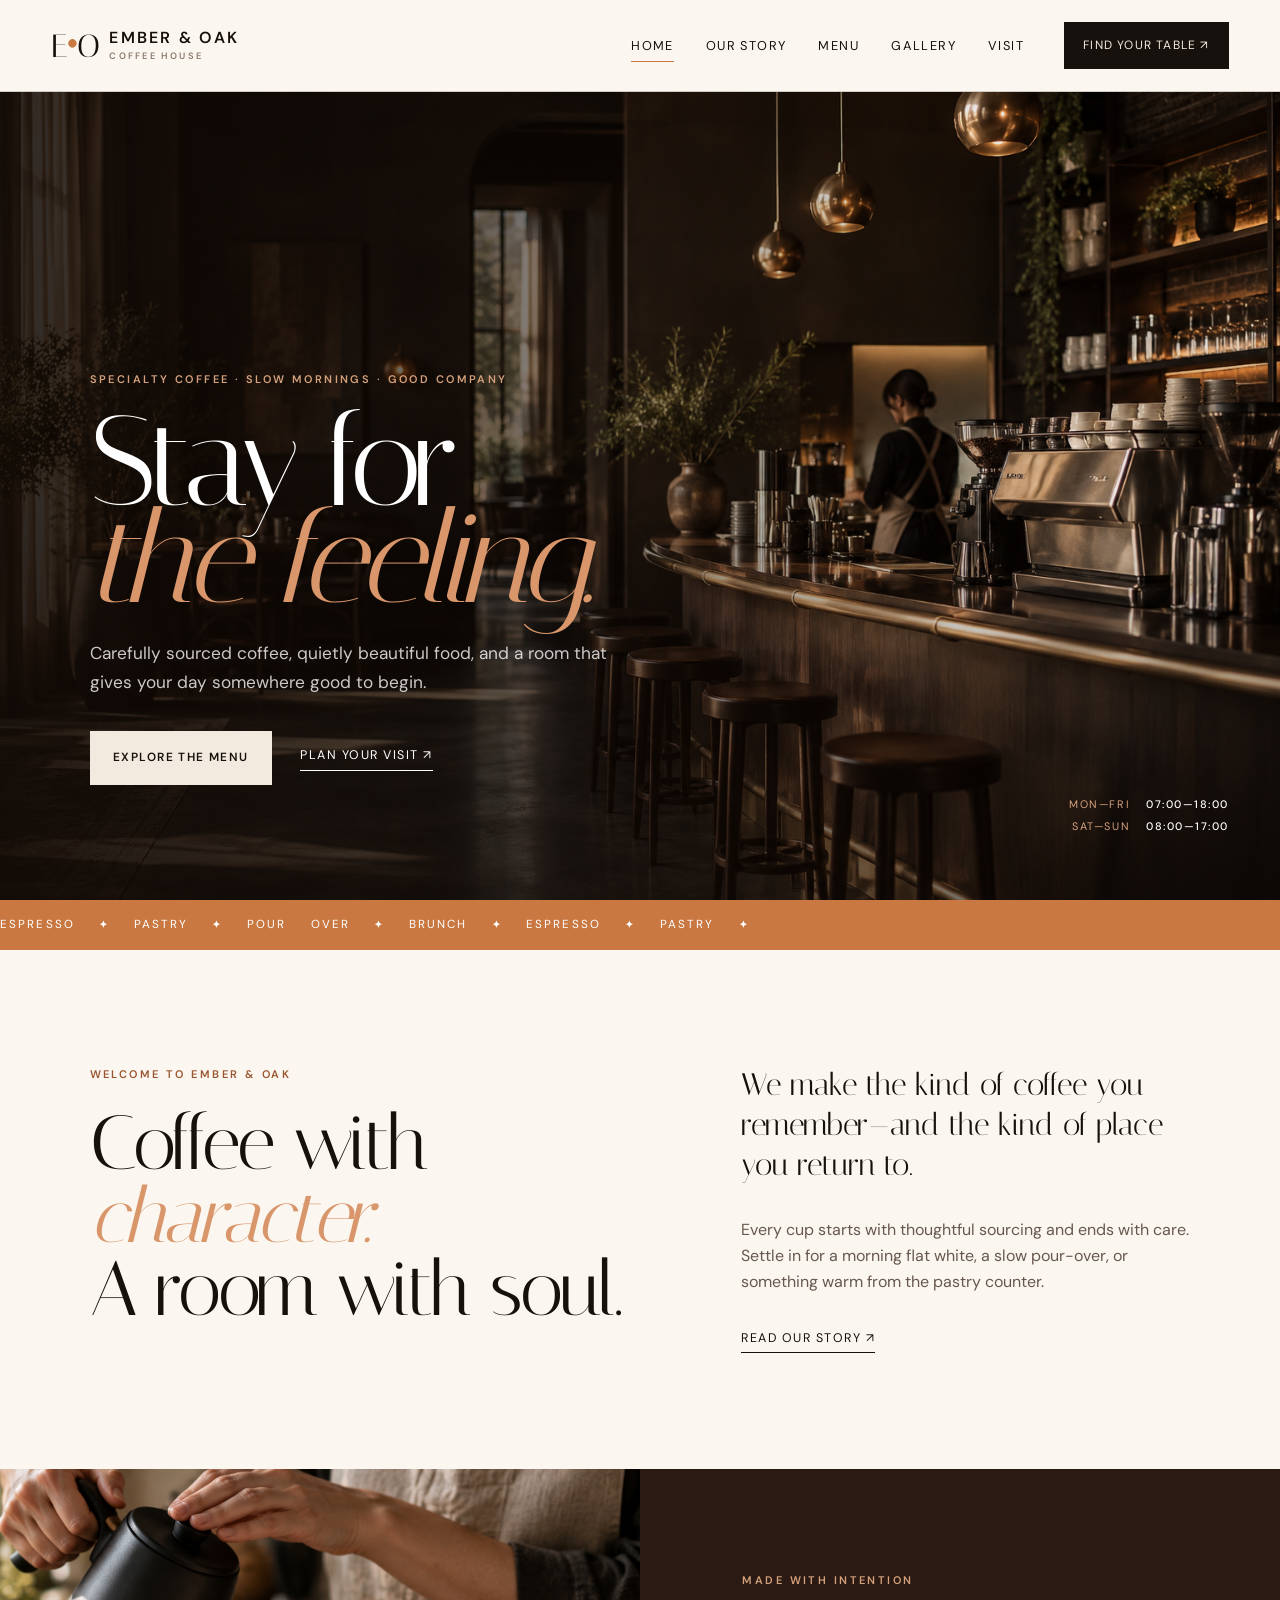
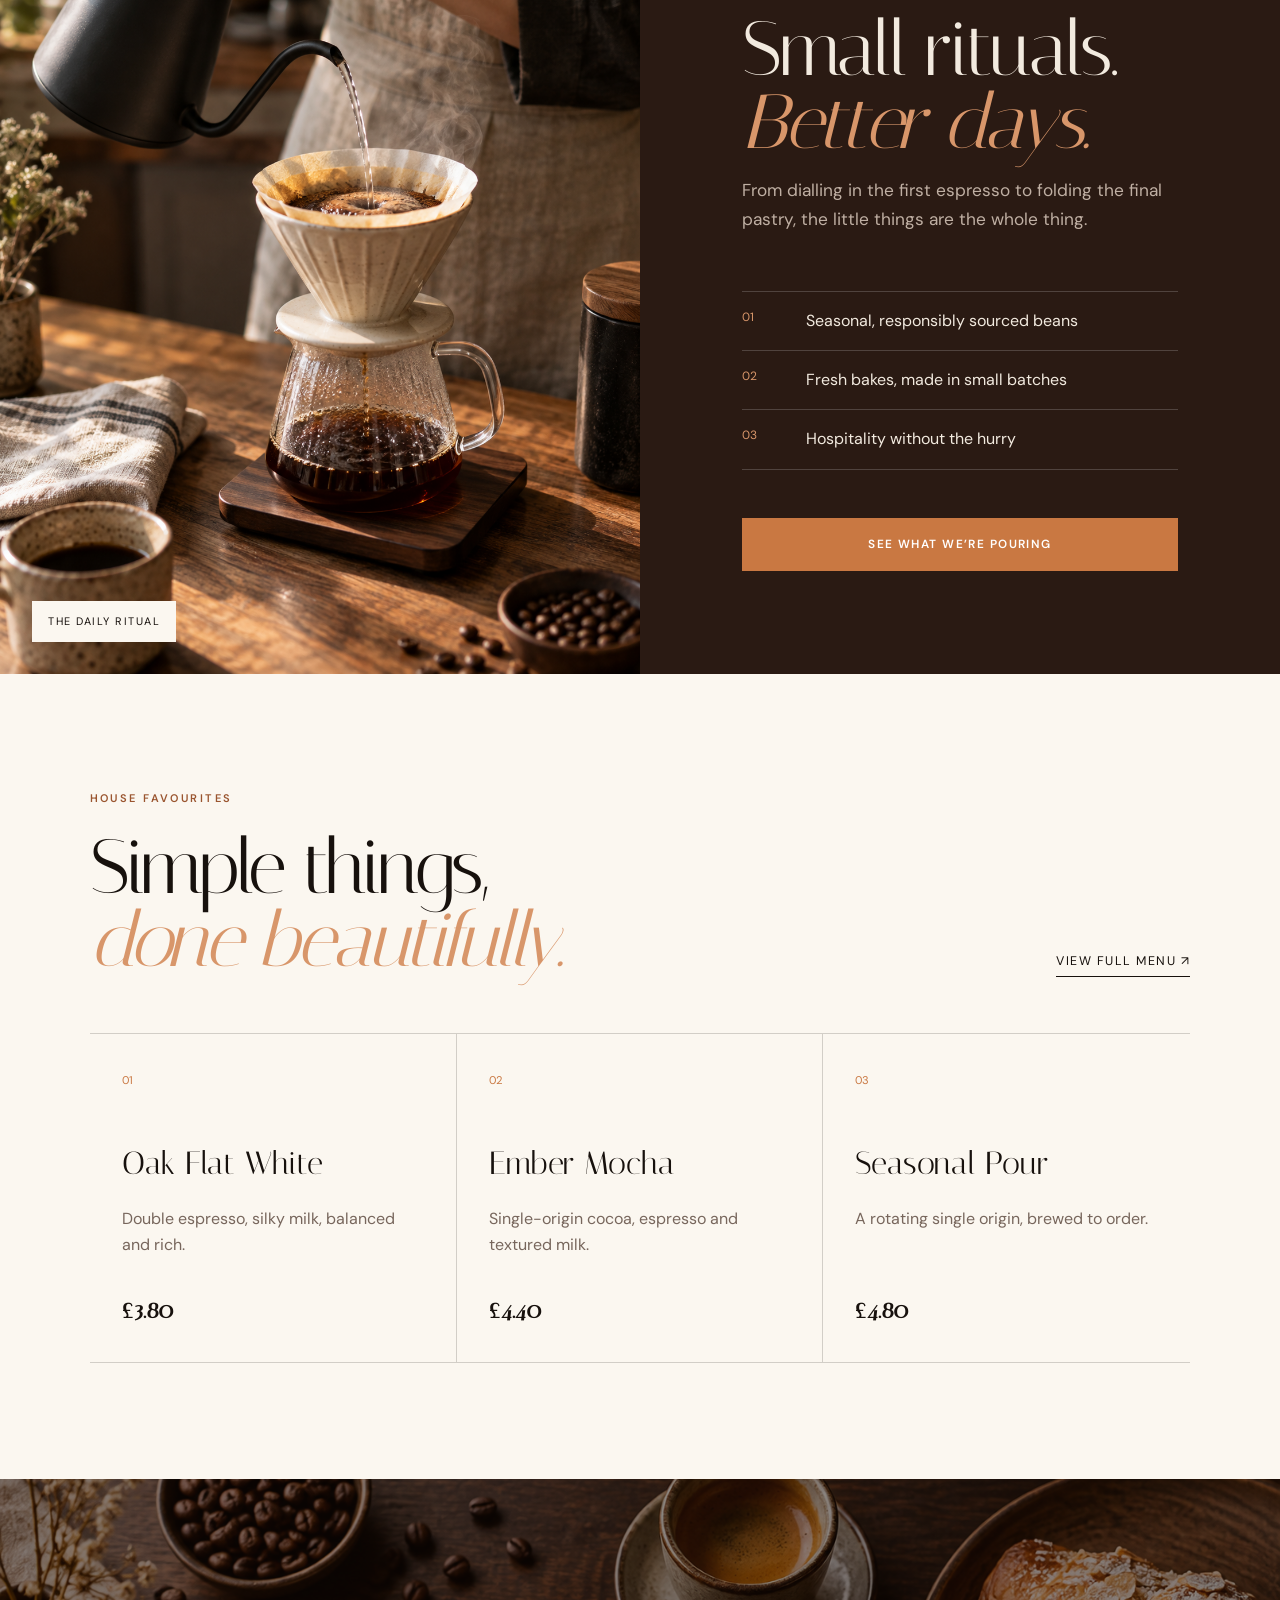
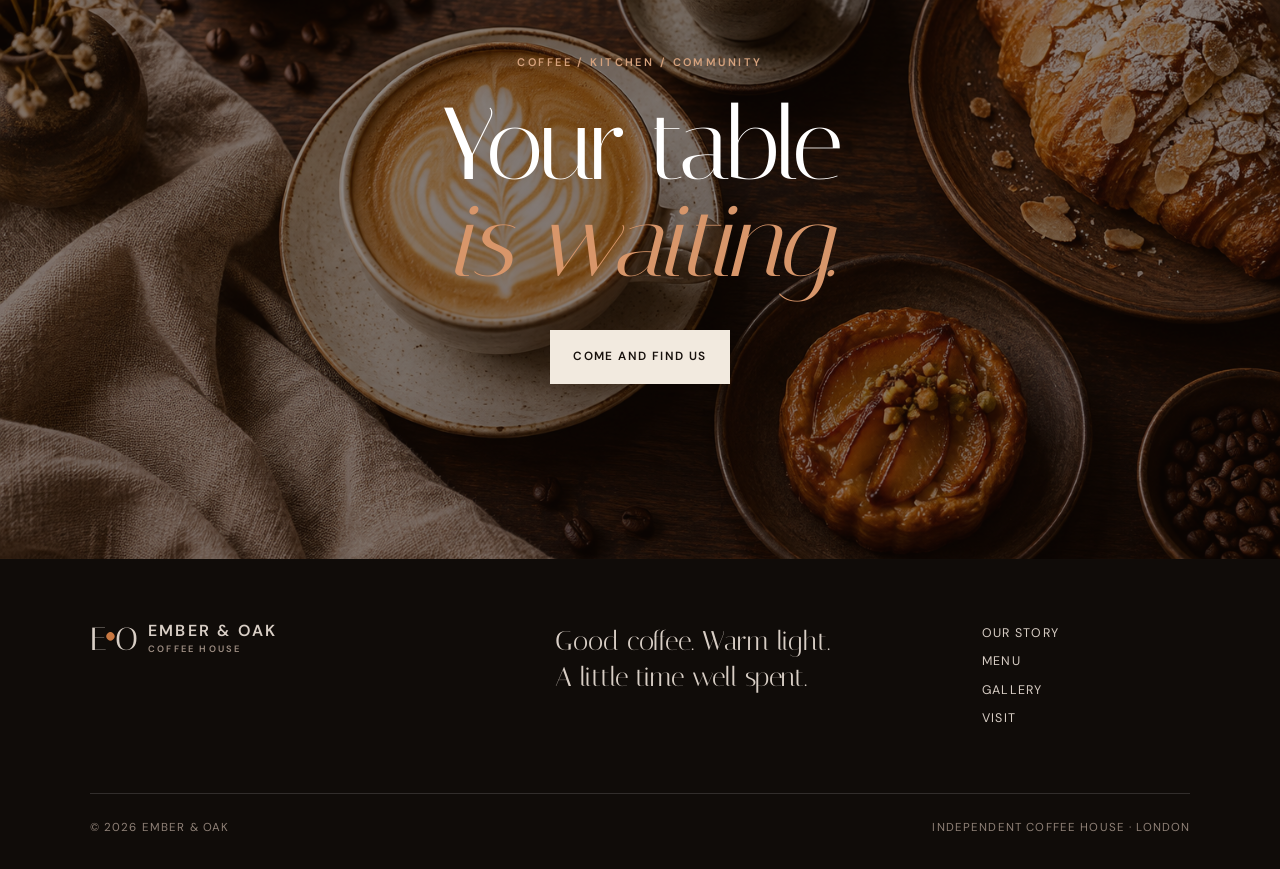
<file: index.html>
<!doctype html>
<html lang="en"><head><meta charset="utf-8"><meta name="viewport" content="width=device-width,initial-scale=1"><meta name="description" content="Ember &amp; Oak is an independent coffee house serving thoughtful coffee, handmade pastries and unhurried mornings."><meta name="theme-color" content="#17110d"><title>Ember &amp; Oak Coffee House</title><link rel="stylesheet" href="style.css"><script defer="" src="script.js"></script></head>
<body>
<a class="skip" href="#main">Skip to content</a>
<header class="site-header"><a class="brand" href="index.html"><span class="brand-mark">E<span>•</span>O</span><span>EMBER &amp; OAK<small>COFFEE HOUSE</small></span></a><button class="menu-toggle" aria-expanded="false" aria-controls="nav">Menu</button><nav id="nav"><a class="active" href="index.html">Home</a><a href="story.html">Our Story</a><a href="menu.html">Menu</a><a href="gallery.html">Gallery</a><a href="visit.html">Visit</a></nav><a class="nav-cta" href="visit.html">Find your table ↗</a></header>
<main id="main">
<section class="hero"><img src="e53240d79a09879b.png" alt="Warm, elegant Ember and Oak coffee bar"><div class="hero-shade"></div><div class="hero-copy"><p class="eyebrow">SPECIALTY COFFEE · SLOW MORNINGS · GOOD COMPANY</p><h1>Stay for<br><em>the feeling.</em></h1><p>Carefully sourced coffee, quietly beautiful food, and a room that gives your day somewhere good to begin.</p><div class="actions"><a class="button light" href="menu.html">Explore the menu</a><a class="text-link" href="visit.html">Plan your visit ↗</a></div></div><div class="hero-hours"><span>MON—FRI</span><strong>07:00—18:00</strong><span>SAT—SUN</span><strong>08:00—17:00</strong></div></section>
<section class="marquee" aria-label="Our specialties"><div>ESPRESSO <b>✦</b> PASTRY <b>✦</b> POUR OVER <b>✦</b> BRUNCH <b>✦</b> ESPRESSO <b>✦</b> PASTRY <b>✦</b></div></section>
<section class="intro section"><div><p class="eyebrow ink">WELCOME TO EMBER &amp; OAK</p><h2>Coffee with <em>character.</em><br>A room with soul.</h2></div><div><p class="lead">We make the kind of coffee you remember—and the kind of place you return to.</p><p>Every cup starts with thoughtful sourcing and ends with care. Settle in for a morning flat white, a slow pour-over, or something warm from the pastry counter.</p><a class="text-link dark" href="story.html">Read our story ↗</a></div></section>
<section class="feature-split"><div class="image-panel"><img src="677b45148c18400f.png" alt="Barista preparing a hand pour-over coffee"><span>THE DAILY RITUAL</span></div><div class="dark-panel"><p class="eyebrow">MADE WITH INTENTION</p><h2>Small rituals.<br><em>Better days.</em></h2><p>From dialling in the first espresso to folding the final pastry, the little things are the whole thing.</p><ul class="principles"><li><span>01</span>Seasonal, responsibly sourced beans</li><li><span>02</span>Fresh bakes, made in small batches</li><li><span>03</span>Hospitality without the hurry</li></ul><a class="button copper" href="menu.html">See what we’re pouring</a></div></section>
<section class="section menu-preview"><div class="section-heading"><div><p class="eyebrow ink">HOUSE FAVOURITES</p><h2>Simple things,<br><em>done beautifully.</em></h2></div><a class="text-link dark" href="menu.html">View full menu ↗</a></div><div class="menu-grid"><article><span>01</span><h3>Oak Flat White</h3><p>Double espresso, silky milk, balanced and rich.</p><strong>£3.80</strong></article><article><span>02</span><h3>Ember Mocha</h3><p>Single-origin cocoa, espresso and textured milk.</p><strong>£4.40</strong></article><article><span>03</span><h3>Seasonal Pour</h3><p>A rotating single origin, brewed to order.</p><strong>£4.80</strong></article></div></section>
<section class="table-banner"><img src="63949441d1da23ca.png" alt="Coffee and handmade pastries arranged on a dark oak table"><div><p class="eyebrow">COFFEE / KITCHEN / COMMUNITY</p><h2>Your table<br><em>is waiting.</em></h2><a class="button light" href="visit.html">Come and find us</a></div></section>
</main>
<footer><div class="footer-top"><a class="brand invert" href="index.html"><span class="brand-mark">E<span>•</span>O</span><span>EMBER &amp; OAK<small>COFFEE HOUSE</small></span></a><p>Good coffee. Warm light.<br>A little time well spent.</p><div><a href="story.html">Our Story</a><a href="menu.html">Menu</a><a href="gallery.html">Gallery</a><a href="visit.html">Visit</a></div></div><div class="footer-bottom"><span>© <span id="year">2026</span> Ember &amp; Oak</span><span>Independent coffee house · London</span></div></footer>

</body><div id="codex-agent-overlay-root" data-codex-agent-overlay-root="true"></div></html>
</file>
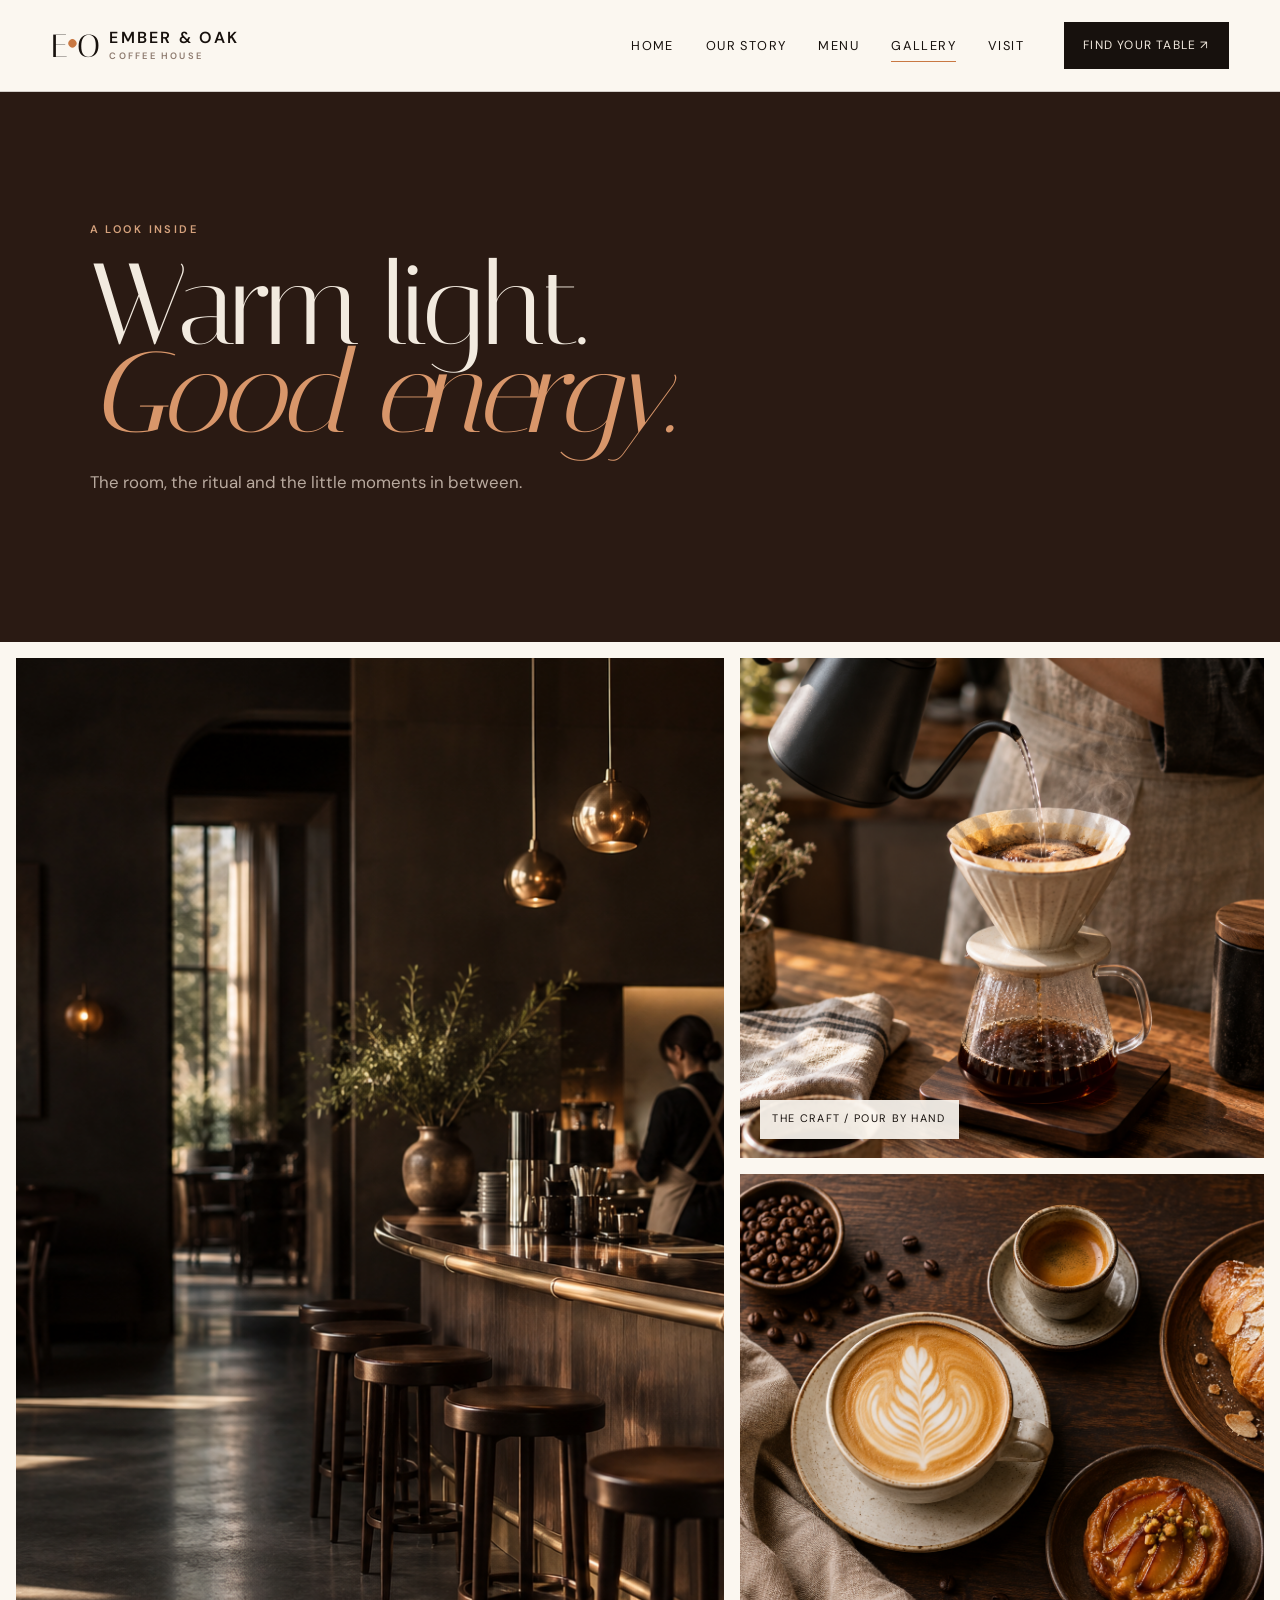
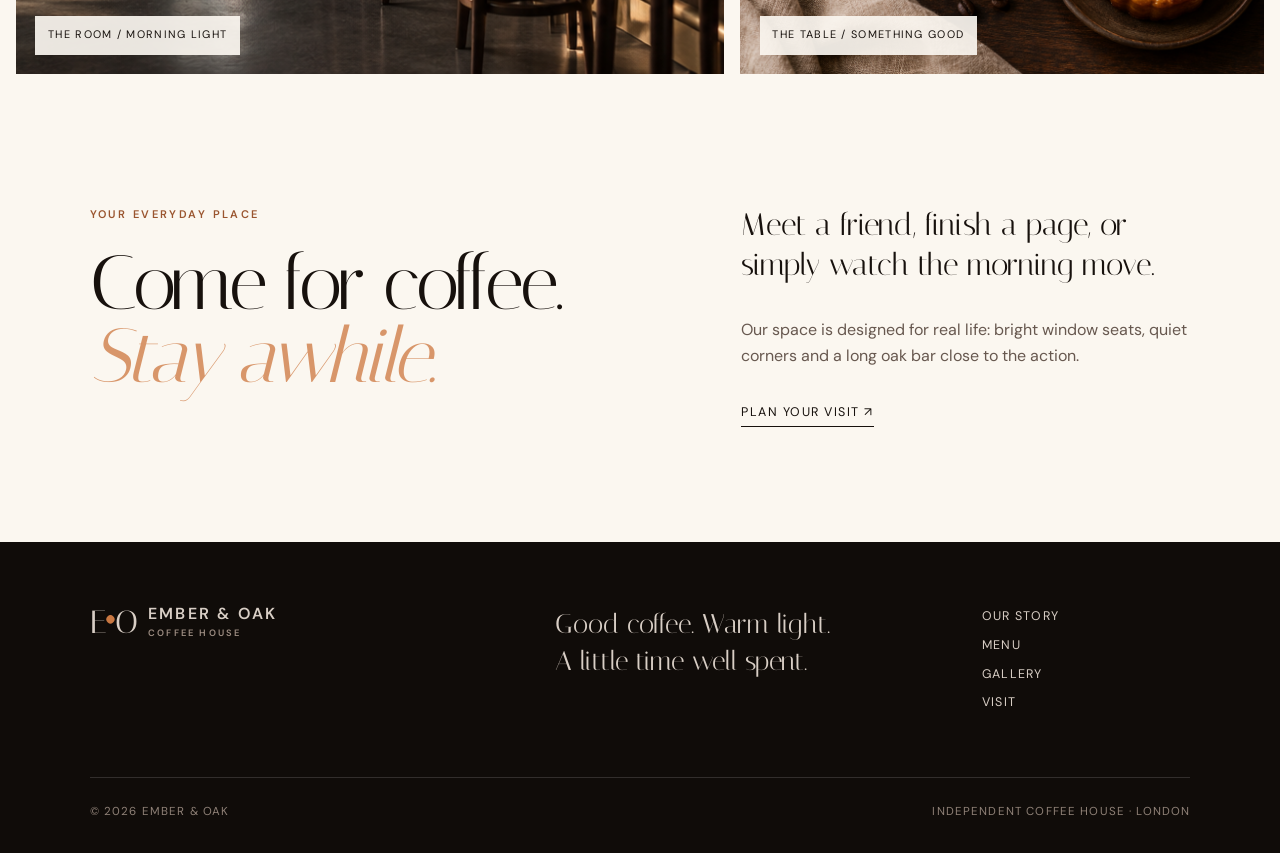
<file: gallery.html>
<!doctype html>
<html lang="en"><head><meta charset="utf-8"><meta name="viewport" content="width=device-width,initial-scale=1"><meta name="description" content="A look inside Ember &amp; Oak Coffee House."><meta name="theme-color" content="#17110d"><title>Gallery | Ember &amp; Oak</title><link rel="stylesheet" href="style.css"><script defer="" src="script.js"></script></head><body>
<a class="skip" href="#main">Skip to content</a><header class="site-header"><a class="brand" href="index.html"><span class="brand-mark">E<span>•</span>O</span><span>EMBER &amp; OAK<small>COFFEE HOUSE</small></span></a><button class="menu-toggle" aria-expanded="false" aria-controls="nav">Menu</button><nav id="nav"><a href="index.html">Home</a><a href="story.html">Our Story</a><a href="menu.html">Menu</a><a class="active" href="gallery.html">Gallery</a><a href="visit.html">Visit</a></nav><a class="nav-cta" href="visit.html">Find your table ↗</a></header>
<main id="main"><section class="page-hero"><p class="eyebrow">A LOOK INSIDE</p><h1>Warm light.<br><em>Good energy.</em></h1><p>The room, the ritual and the little moments in between.</p></section><section class="gallery-mosaic"><figure><img src="e53240d79a09879b.png" alt="The warm interior of Ember and Oak"><figcaption>The room / Morning light</figcaption></figure><figure><img src="677b45148c18400f.png" alt="Hand pour-over coffee preparation"><figcaption>The craft / Pour by hand</figcaption></figure><figure><img src="63949441d1da23ca.png" alt="Coffee and pastries on an oak table"><figcaption>The table / Something good</figcaption></figure></section>
<section class="section intro"><div><p class="eyebrow ink">YOUR EVERYDAY PLACE</p><h2>Come for coffee.<br><em>Stay awhile.</em></h2></div><div><p class="lead">Meet a friend, finish a page, or simply watch the morning move.</p><p>Our space is designed for real life: bright window seats, quiet corners and a long oak bar close to the action.</p><a class="text-link dark" href="visit.html">Plan your visit ↗</a></div></section></main>
<footer><div class="footer-top"><a class="brand invert" href="index.html"><span class="brand-mark">E<span>•</span>O</span><span>EMBER &amp; OAK<small>COFFEE HOUSE</small></span></a><p>Good coffee. Warm light.<br>A little time well spent.</p><div><a href="story.html">Our Story</a><a href="menu.html">Menu</a><a href="gallery.html">Gallery</a><a href="visit.html">Visit</a></div></div><div class="footer-bottom"><span>© <span id="year">2026</span> Ember &amp; Oak</span><span>Independent coffee house · London</span></div></footer>
</body><div id="codex-agent-overlay-root" data-codex-agent-overlay-root="true"></div></html>
</file>
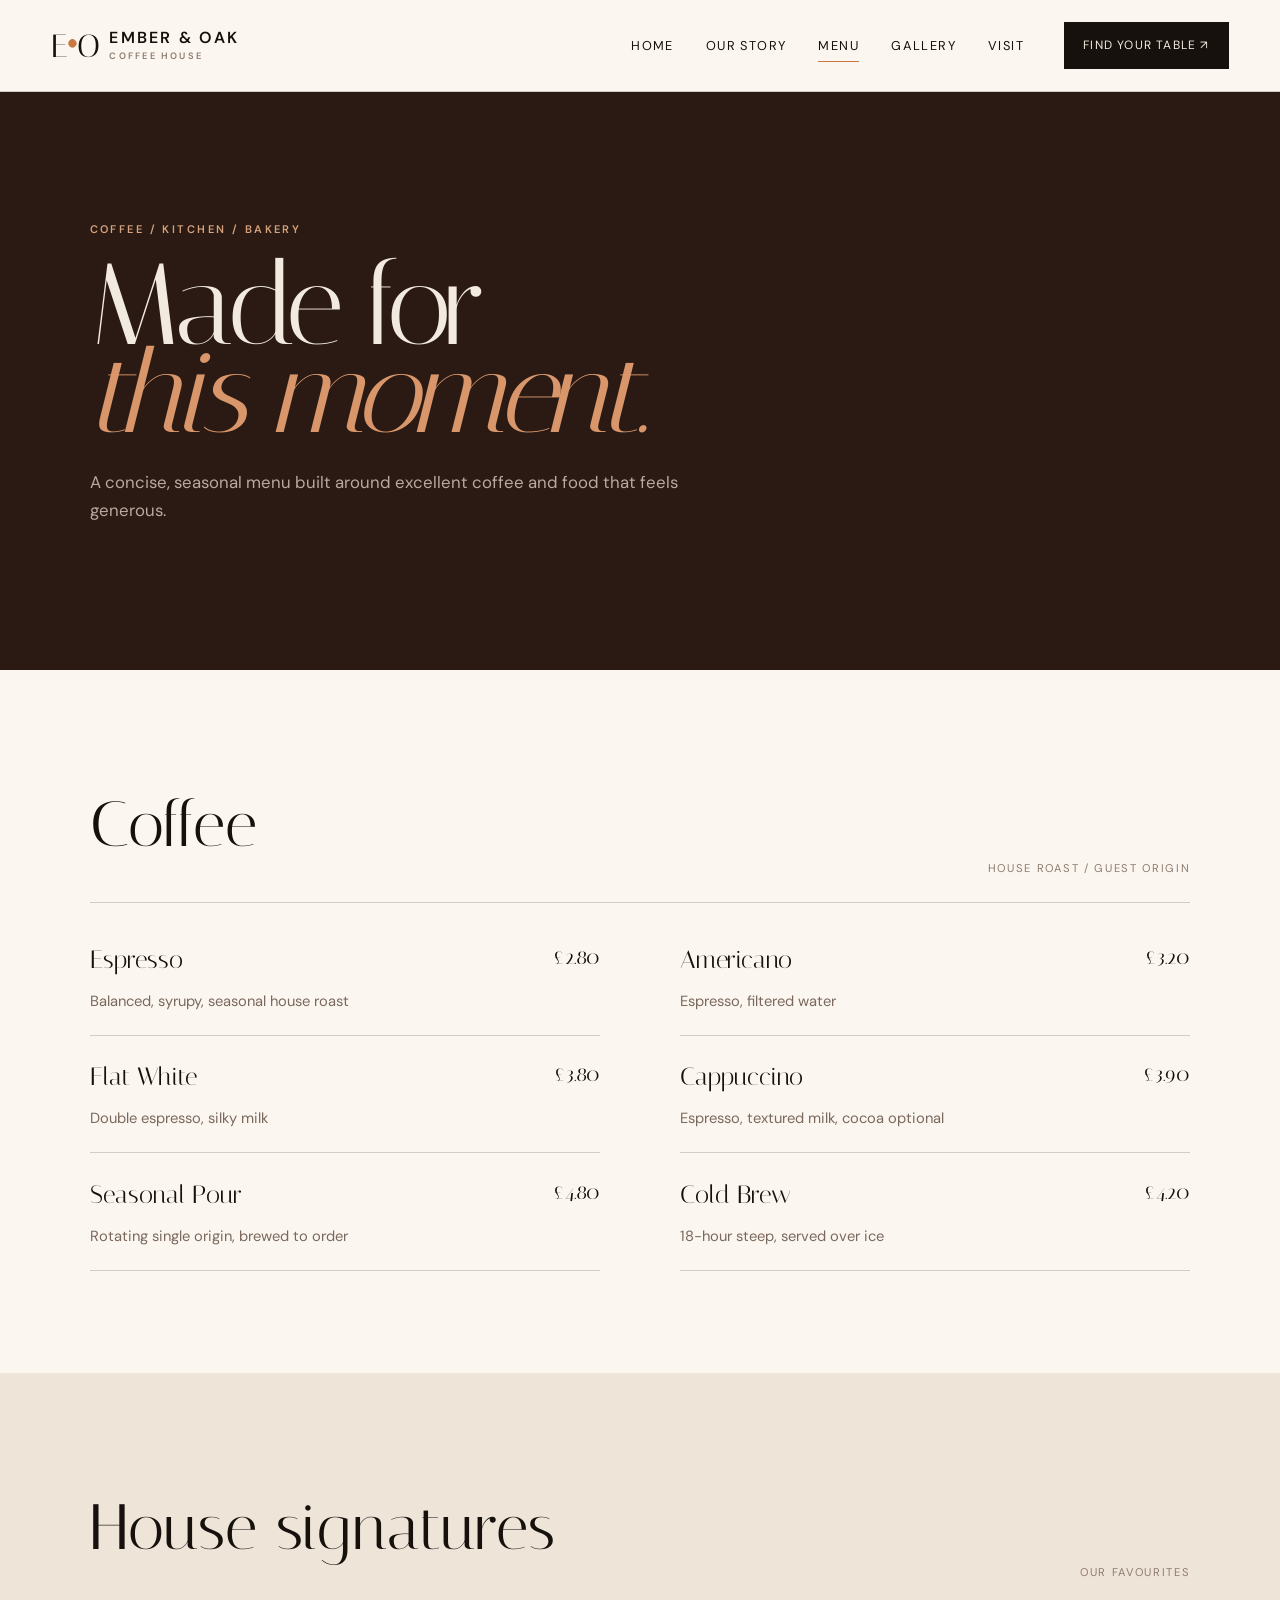
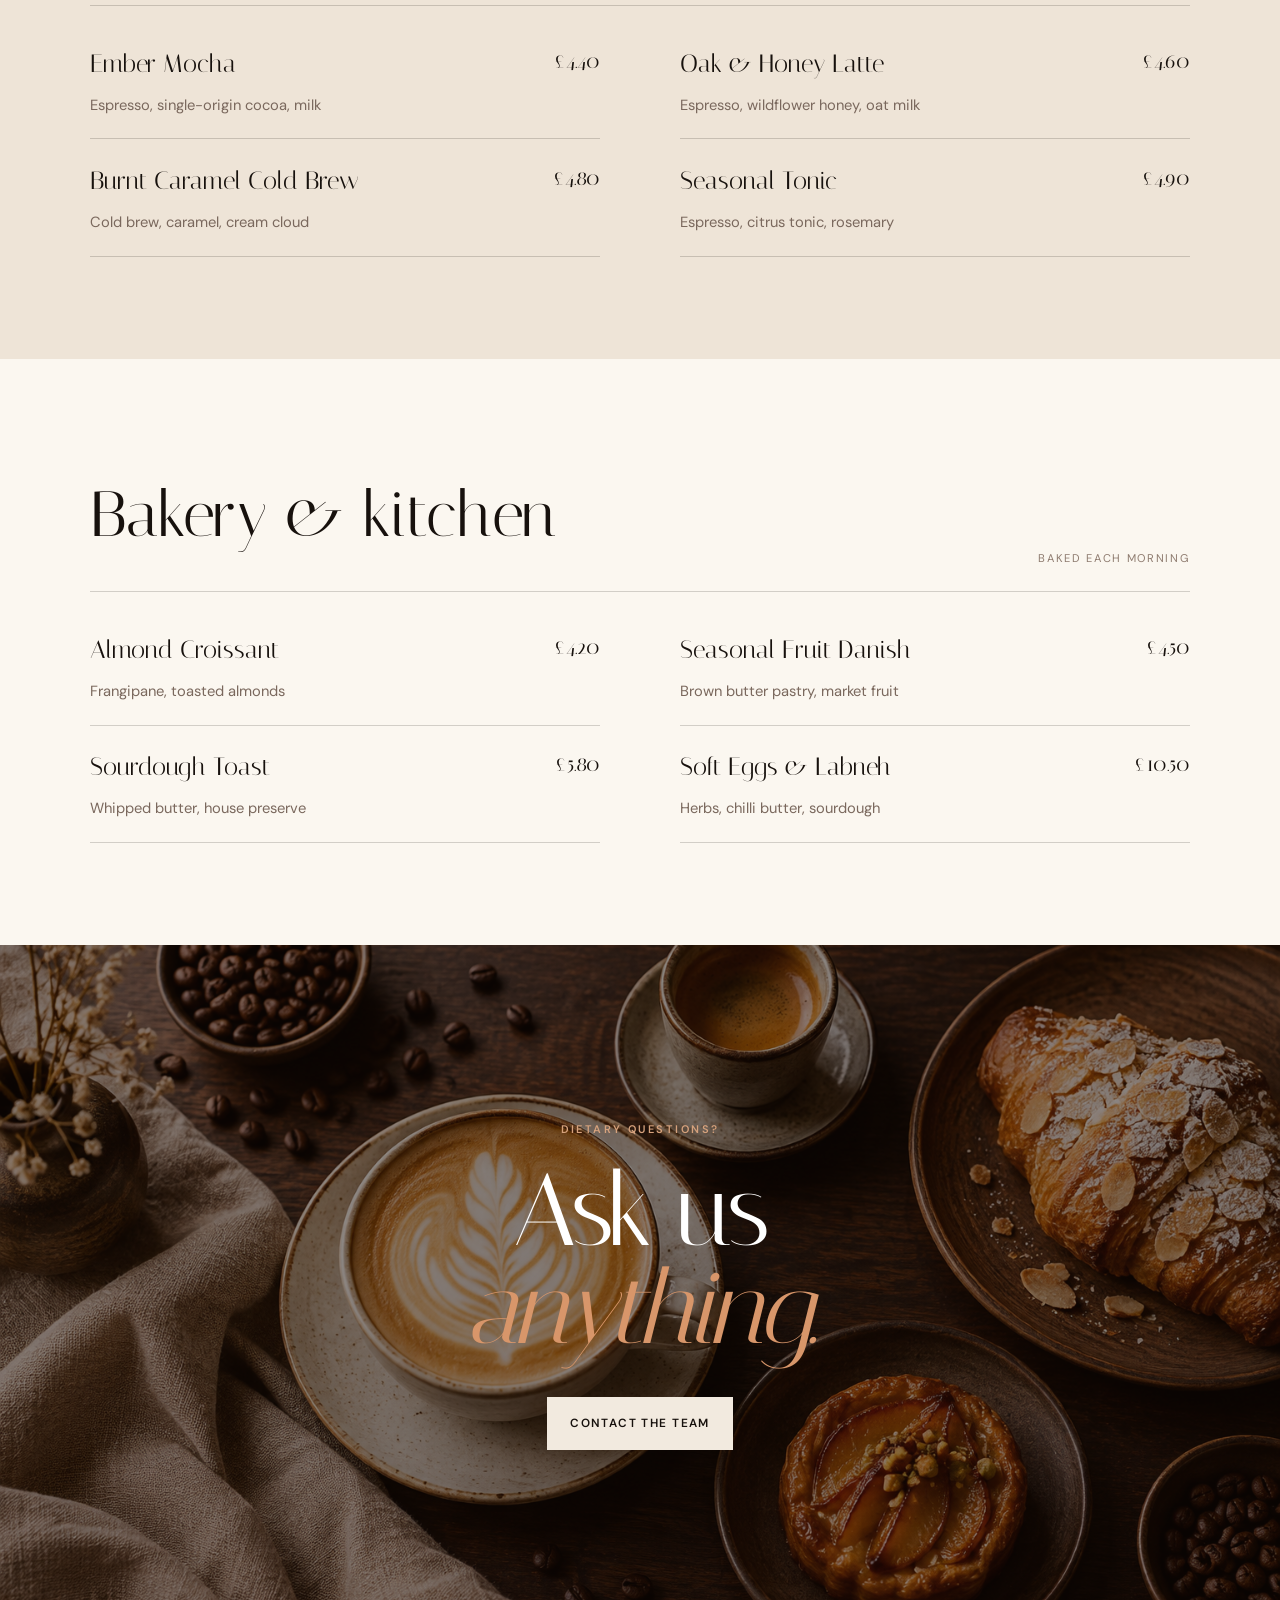
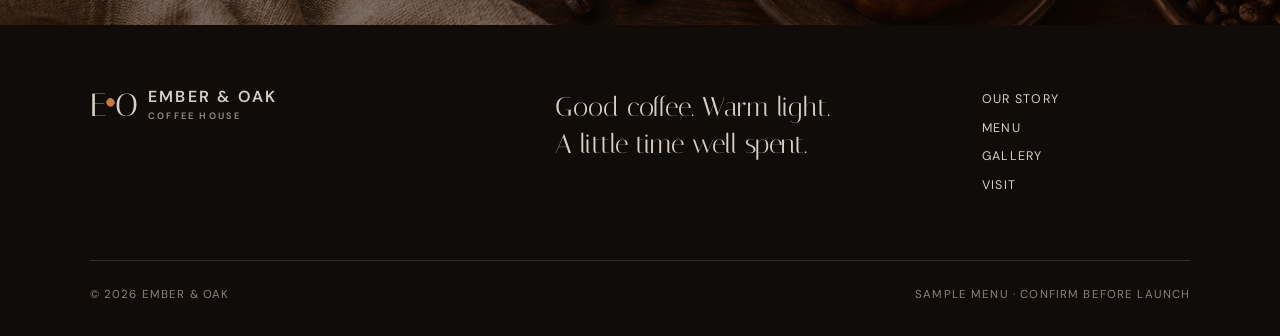
<file: menu.html>
<!doctype html>
<html lang="en"><head><meta charset="utf-8"><meta name="viewport" content="width=device-width,initial-scale=1"><meta name="description" content="Explore the seasonal drinks, coffee and bakery menu at Ember &amp; Oak."><meta name="theme-color" content="#17110d"><title>Menu | Ember &amp; Oak</title><link rel="stylesheet" href="style.css"><script defer="" src="script.js"></script></head><body>
<a class="skip" href="#main">Skip to content</a><header class="site-header"><a class="brand" href="index.html"><span class="brand-mark">E<span>•</span>O</span><span>EMBER &amp; OAK<small>COFFEE HOUSE</small></span></a><button class="menu-toggle" aria-expanded="false" aria-controls="nav">Menu</button><nav id="nav"><a href="index.html">Home</a><a href="story.html">Our Story</a><a class="active" href="menu.html">Menu</a><a href="gallery.html">Gallery</a><a href="visit.html">Visit</a></nav><a class="nav-cta" href="visit.html">Find your table ↗</a></header>
<main id="main"><section class="page-hero"><p class="eyebrow">COFFEE / KITCHEN / BAKERY</p><h1>Made for<br><em>this moment.</em></h1><p>A concise, seasonal menu built around excellent coffee and food that feels generous.</p></section>
<section class="menu-section"><div class="menu-title"><h2>Coffee</h2><span>HOUSE ROAST / GUEST ORIGIN</span></div><div class="menu-list"><article class="menu-item"><h3>Espresso</h3><p>Balanced, syrupy, seasonal house roast</p><strong>£2.80</strong></article><article class="menu-item"><h3>Americano</h3><p>Espresso, filtered water</p><strong>£3.20</strong></article><article class="menu-item"><h3>Flat White</h3><p>Double espresso, silky milk</p><strong>£3.80</strong></article><article class="menu-item"><h3>Cappuccino</h3><p>Espresso, textured milk, cocoa optional</p><strong>£3.90</strong></article><article class="menu-item"><h3>Seasonal Pour</h3><p>Rotating single origin, brewed to order</p><strong>£4.80</strong></article><article class="menu-item"><h3>Cold Brew</h3><p>18-hour steep, served over ice</p><strong>£4.20</strong></article></div></section>
<section class="menu-section"><div class="menu-title"><h2>House signatures</h2><span>OUR FAVOURITES</span></div><div class="menu-list"><article class="menu-item"><h3>Ember Mocha</h3><p>Espresso, single-origin cocoa, milk</p><strong>£4.40</strong></article><article class="menu-item"><h3>Oak &amp; Honey Latte</h3><p>Espresso, wildflower honey, oat milk</p><strong>£4.60</strong></article><article class="menu-item"><h3>Burnt Caramel Cold Brew</h3><p>Cold brew, caramel, cream cloud</p><strong>£4.80</strong></article><article class="menu-item"><h3>Seasonal Tonic</h3><p>Espresso, citrus tonic, rosemary</p><strong>£4.90</strong></article></div></section>
<section class="menu-section"><div class="menu-title"><h2>Bakery &amp; kitchen</h2><span>BAKED EACH MORNING</span></div><div class="menu-list"><article class="menu-item"><h3>Almond Croissant</h3><p>Frangipane, toasted almonds</p><strong>£4.20</strong></article><article class="menu-item"><h3>Seasonal Fruit Danish</h3><p>Brown butter pastry, market fruit</p><strong>£4.50</strong></article><article class="menu-item"><h3>Sourdough Toast</h3><p>Whipped butter, house preserve</p><strong>£5.80</strong></article><article class="menu-item"><h3>Soft Eggs &amp; Labneh</h3><p>Herbs, chilli butter, sourdough</p><strong>£10.50</strong></article></div></section>
<section class="table-banner"><img src="63949441d1da23ca.png" alt="Coffee and pastry selection"><div><p class="eyebrow">DIETARY QUESTIONS?</p><h2>Ask us<br><em>anything.</em></h2><a class="button light" href="visit.html">Contact the team</a></div></section></main>
<footer><div class="footer-top"><a class="brand invert" href="index.html"><span class="brand-mark">E<span>•</span>O</span><span>EMBER &amp; OAK<small>COFFEE HOUSE</small></span></a><p>Good coffee. Warm light.<br>A little time well spent.</p><div><a href="story.html">Our Story</a><a href="menu.html">Menu</a><a href="gallery.html">Gallery</a><a href="visit.html">Visit</a></div></div><div class="footer-bottom"><span>© <span id="year">2026</span> Ember &amp; Oak</span><span>Sample menu · Confirm before launch</span></div></footer>
</body><div id="codex-agent-overlay-root" data-codex-agent-overlay-root="true"></div></html>
</file>
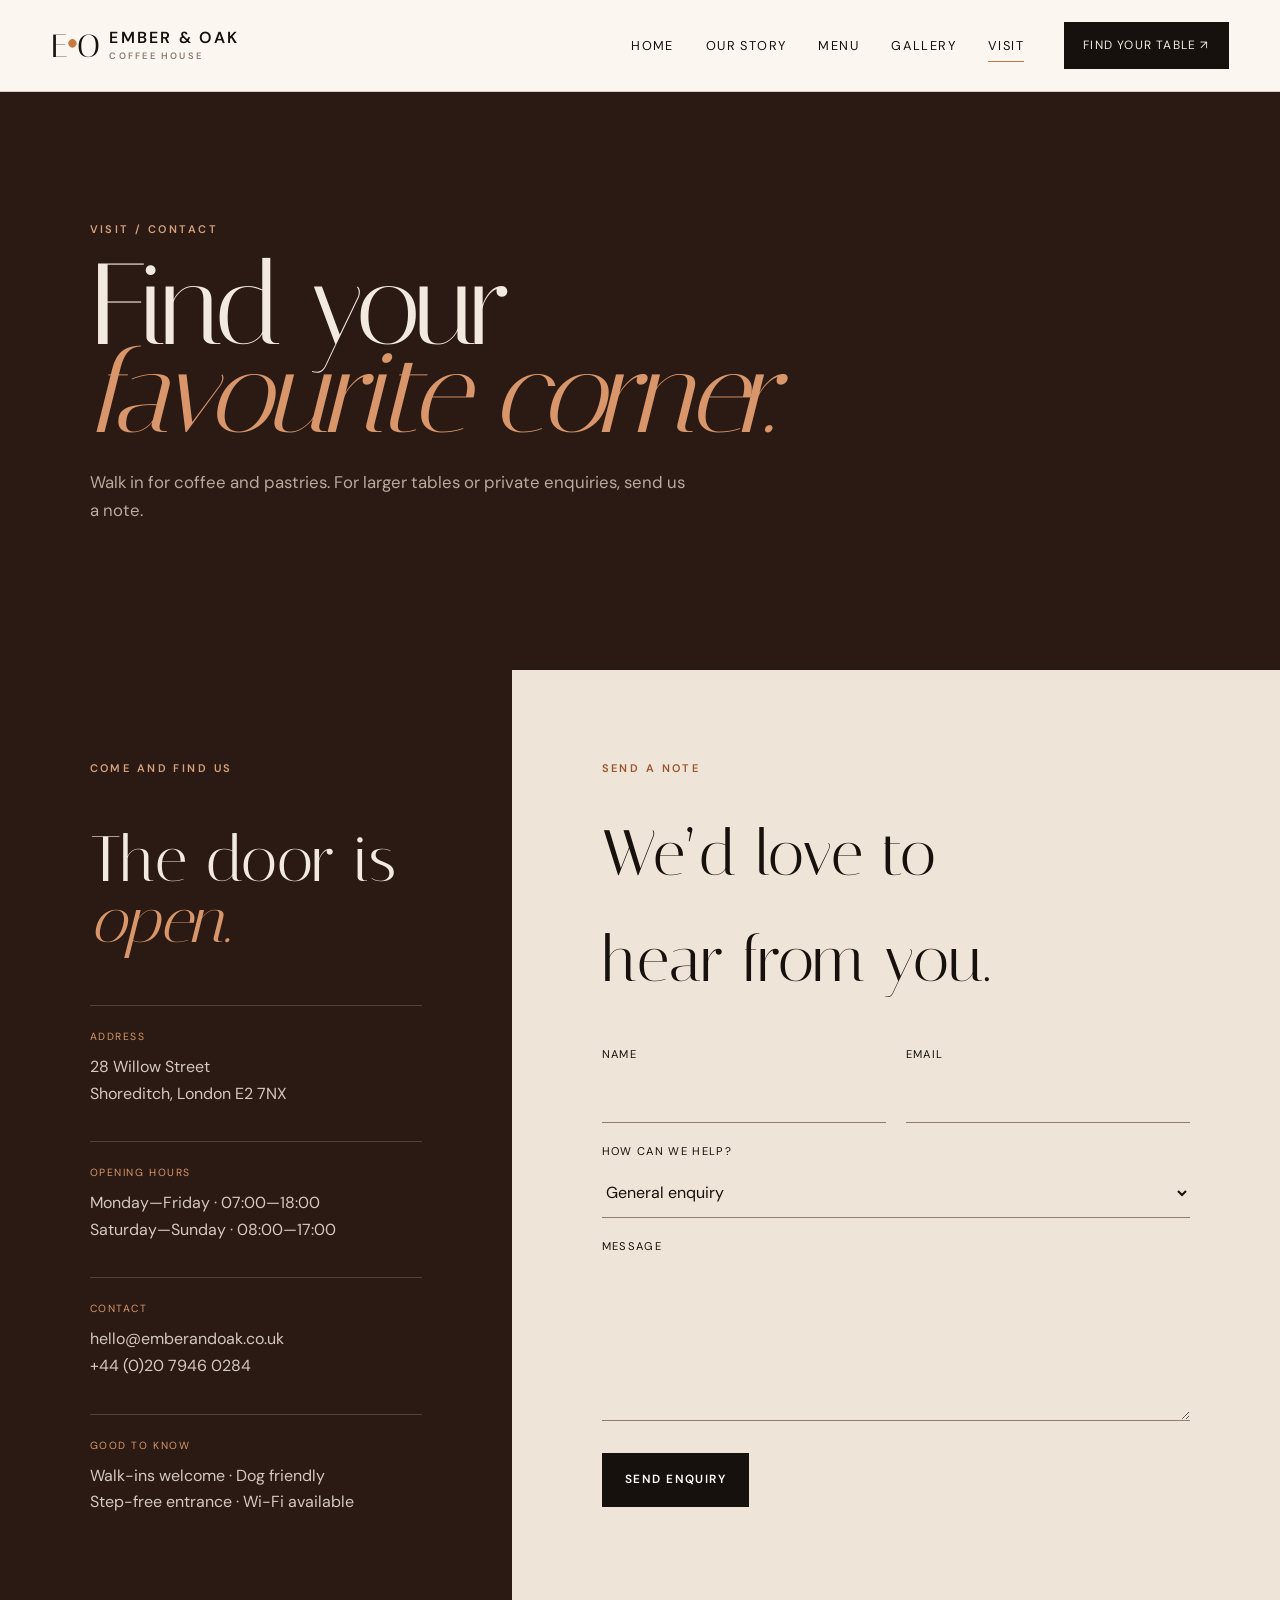
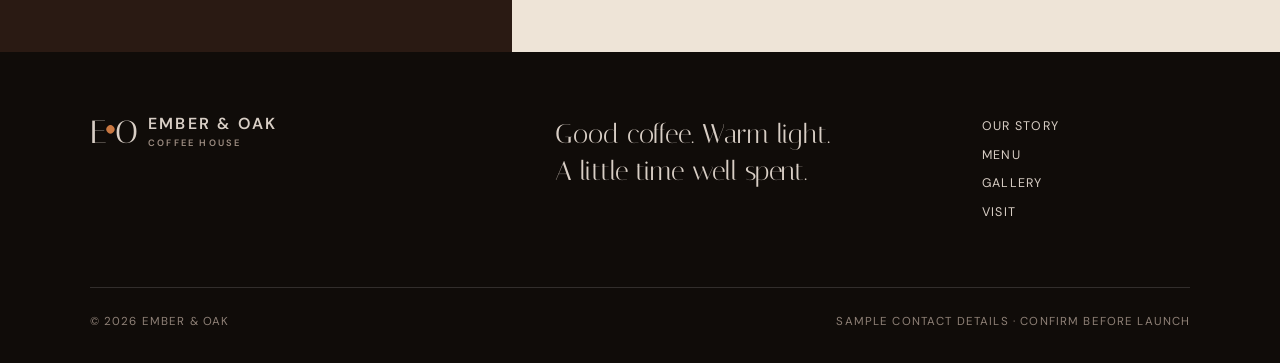
<file: visit.html>
<!doctype html>
<html lang="en"><head><meta charset="utf-8"><meta name="viewport" content="width=device-width,initial-scale=1"><meta name="description" content="Visit or contact Ember &amp; Oak Coffee House."><meta name="theme-color" content="#17110d"><title>Visit | Ember &amp; Oak</title><link rel="stylesheet" href="style.css"><script defer="" src="script.js"></script></head><body>
<a class="skip" href="#main">Skip to content</a><header class="site-header"><a class="brand" href="index.html"><span class="brand-mark">E<span>•</span>O</span><span>EMBER &amp; OAK<small>COFFEE HOUSE</small></span></a><button class="menu-toggle" aria-expanded="false" aria-controls="nav">Menu</button><nav id="nav"><a href="index.html">Home</a><a href="story.html">Our Story</a><a href="menu.html">Menu</a><a href="gallery.html">Gallery</a><a class="active" href="visit.html">Visit</a></nav><a class="nav-cta" href="visit.html">Find your table ↗</a></header>
<main id="main"><section class="page-hero"><p class="eyebrow">VISIT / CONTACT</p><h1>Find your<br><em>favourite corner.</em></h1><p>Walk in for coffee and pastries. For larger tables or private enquiries, send us a note.</p></section><section class="visit-grid"><div class="visit-info"><p class="eyebrow">COME AND FIND US</p><h2>The door is<br><em>open.</em></h2><div class="details"><div class="detail"><span>ADDRESS</span><p>28 Willow Street<br>Shoreditch, London E2 7NX</p></div><div class="detail"><span>OPENING HOURS</span><p>Monday—Friday · 07:00—18:00<br>Saturday—Sunday · 08:00—17:00</p></div><div class="detail"><span>CONTACT</span><p>hello@emberandoak.co.uk<br>+44 (0)20 7946 0284</p></div><div class="detail"><span>GOOD TO KNOW</span><p>Walk-ins welcome · Dog friendly<br>Step-free entrance · Wi-Fi available</p></div></div></div>
<form id="contact-form" class="contact-form"><p class="eyebrow ink">SEND A NOTE</p><h2>We’d love to<br>hear from you.</h2><div class="fields"><div class="field"><label for="name">Name</label><input id="name" name="name" autocomplete="name" required=""></div><div class="field"><label for="email">Email</label><input id="email" name="email" type="email" autocomplete="email" required=""></div><div class="field full"><label for="reason">How can we help?</label><select id="reason" name="reason"><option>General enquiry</option><option>Group table</option><option>Private event</option><option>Wholesale coffee</option></select></div><div class="field full"><label for="message">Message</label><textarea id="message" name="message" rows="5" required=""></textarea></div></div><button class="button" type="submit">Send enquiry</button><p class="form-status" role="status"></p></form></section></main>
<footer><div class="footer-top"><a class="brand invert" href="index.html"><span class="brand-mark">E<span>•</span>O</span><span>EMBER &amp; OAK<small>COFFEE HOUSE</small></span></a><p>Good coffee. Warm light.<br>A little time well spent.</p><div><a href="story.html">Our Story</a><a href="menu.html">Menu</a><a href="gallery.html">Gallery</a><a href="visit.html">Visit</a></div></div><div class="footer-bottom"><span>© <span id="year">2026</span> Ember &amp; Oak</span><span>Sample contact details · Confirm before launch</span></div></footer>
</body><div id="codex-agent-overlay-root" data-codex-agent-overlay-root="true"></div></html>
</file>
<file: style.css>
@import url("https://fonts.googleapis.com/css2?family=DM+Sans:wght@400;500;600&family=Italiana&display=swap");
:root { --ink: #17110d; --coffee: #2a1a13; --cream: #f2eadf; --paper: #fbf7f0; --copper: #c97842; --muted: #8e7b6f; --line: rgba(23,17,13,.18); --serif: 'Italiana',Georgia,serif; --sans: 'DM Sans',Arial,sans-serif; }
* { box-sizing: border-box; }
html { scroll-behavior: smooth; }
body { margin: 0px; background: var(--paper); color: var(--ink); font-family: var(--sans); font-size: 16px; line-height: 1.65; }
img { display: block; width: 100%; height: auto; }
a { color: inherit; text-decoration: none; }
button, input, textarea, select { font: inherit; }
.skip { position: absolute; left: -999px; top: 1rem; z-index: 99; background: white; padding: 0.75rem 1rem; }
.skip:focus { left: 1rem; }
.site-header { height: 92px; display: flex; align-items: center; gap: 2.5rem; padding: 0px clamp(1.25rem, 4vw, 5rem); border-bottom: 1px solid var(--line); background: rgba(251, 247, 240, 0.96); position: sticky; top: 0px; z-index: 20; backdrop-filter: blur(14px); }
.brand { display: flex; align-items: center; gap: 0.8rem; line-height: 1; font-weight: 600; letter-spacing: 0.14em; white-space: nowrap; }
.brand-mark { font-family: var(--serif); font-size: 2rem; font-weight: 400; letter-spacing: -0.1em; }
.brand-mark span { color: var(--copper); }
.brand small { display: block; font-size: 0.58rem; letter-spacing: 0.24em; color: var(--muted); margin-top: 0.42rem; }
.site-header nav { display: flex; gap: 2rem; margin-left: auto; }
.site-header nav a { font-size: 0.8rem; text-transform: uppercase; letter-spacing: 0.11em; padding: 0.4rem 0px; position: relative; }
.site-header nav a::after { content: ""; position: absolute; left: 0px; bottom: 0px; width: 100%; height: 1px; background: var(--copper); transform: scaleX(0); transform-origin: right center; transition: 0.3s; }
.site-header nav a:hover::after, .site-header nav a.active::after { transform: scaleX(1); transform-origin: left center; }
.nav-cta { background: var(--ink); color: var(--cream); padding: 0.85rem 1.2rem; font-size: 0.75rem; letter-spacing: 0.1em; text-transform: uppercase; }
.menu-toggle { display: none; background: none; border: 0px; text-transform: uppercase; letter-spacing: 0.12em; }
.hero { min-height: calc(-92px + 100vh); position: relative; color: white; display: grid; align-items: end; overflow: hidden; }
.hero > img { position: absolute; inset: 0px; width: 100%; height: 100%; object-fit: cover; }
.hero-shade { position: absolute; inset: 0px; background: linear-gradient(90deg, rgba(16, 9, 5, 0.88) 0%, rgba(16, 9, 5, 0.5) 44%, rgba(16, 9, 5, 0.08) 75%), linear-gradient(0deg, rgba(12, 7, 4, 0.55), transparent 50%); }
.hero-copy { position: relative; z-index: 2; padding: clamp(4rem, 9vw, 8rem) clamp(1.5rem, 7vw, 8rem); max-width: 850px; }
.eyebrow { font-size: 0.69rem; letter-spacing: 0.22em; font-weight: 600; color: rgb(214, 162, 125); margin: 0px 0px 1.5rem; text-transform: uppercase; }
.eyebrow.ink { color: rgb(154, 85, 47); }
.hero h1, .page-hero h1 { font-family: var(--serif); font-size: clamp(4.8rem, 10vw, 10rem); line-height: 0.76; font-weight: 400; letter-spacing: -0.045em; margin: 0px 0px 2rem; }
.hero h1 em, .page-hero h1 em, h2 em { color: rgb(216, 150, 106); font-style: italic; }
.hero-copy > p:not(.eyebrow) { max-width: 540px; font-size: 1.08rem; color: rgba(255, 255, 255, 0.78); }
.actions { display: flex; align-items: center; gap: 1.75rem; margin-top: 2.2rem; }
.button { display: inline-flex; align-items: center; justify-content: center; padding: 1rem 1.4rem; border: 1px solid var(--ink); text-transform: uppercase; letter-spacing: 0.12em; font-size: 0.74rem; font-weight: 600; transition: 0.25s; }
.button.light { background: var(--cream); color: var(--ink); border-color: var(--cream); }
.button.light:hover { background: white; }
.button.copper { background: var(--copper); color: white; border-color: var(--copper); }
.text-link { display: inline-block; font-size: 0.78rem; text-transform: uppercase; letter-spacing: 0.12em; border-bottom: 1px solid; padding-bottom: 0.25rem; }
.text-link.dark { color: var(--ink); }
.hero-hours { position: absolute; right: 4vw; bottom: 4rem; z-index: 2; display: grid; grid-template-columns: auto auto; gap: 0.25rem 1rem; font-size: 0.68rem; letter-spacing: 0.14em; text-align: right; }
.hero-hours span { color: rgb(214, 162, 125); }
.hero-hours strong { font-weight: 500; }
.marquee { overflow: hidden; background: var(--copper); color: white; padding: 0.95rem 0px; white-space: nowrap; }
.marquee div { font-size: 0.73rem; letter-spacing: 0.18em; word-spacing: 1.2rem; animation: 26s linear 0s infinite normal none running marquee; width: max-content; }
.marquee b { font-size: 0.6rem; }
@keyframes marquee { 
  100% { transform: translateX(-50%); }
}
.section { padding: clamp(5rem, 9vw, 9rem) clamp(1.5rem, 7vw, 8rem); }
.intro { display: grid; grid-template-columns: 1.1fr 0.9fr; gap: clamp(3rem, 8vw, 10rem); align-items: start; }
.intro h2, .section h2, .dark-panel h2, .table-banner h2, .page-copy h2 { font-family: var(--serif); font-size: clamp(3.2rem, 6vw, 6.8rem); line-height: 0.95; font-weight: 400; letter-spacing: -0.035em; margin: 0px; }
.lead { font-family: var(--serif); font-size: clamp(1.6rem, 2.4vw, 2.25rem); line-height: 1.3; margin: 0px 0px 2rem; }
.intro p:not(.eyebrow):not(.lead) { color: rgb(103, 88, 79); max-width: 610px; }
.intro .text-link { margin-top: 1rem; }
.feature-split { display: grid; grid-template-columns: 1fr 1fr; min-height: 780px; }
.image-panel { position: relative; overflow: hidden; }
.image-panel img { height: 100%; object-fit: cover; }
.image-panel > span { position: absolute; left: 2rem; bottom: 2rem; background: var(--paper); padding: 0.7rem 1rem; font-size: 0.68rem; letter-spacing: 0.14em; }
.dark-panel { background: var(--coffee); color: var(--cream); padding: clamp(4rem, 8vw, 8rem); display: flex; flex-direction: column; justify-content: center; }
.dark-panel > p:not(.eyebrow) { color: rgb(191, 175, 163); max-width: 560px; font-size: 1.08rem; }
.principles { list-style: none; padding: 0px; margin: 2.5rem 0px 3rem; border-top: 1px solid rgba(255, 255, 255, 0.18); }
.principles li { display: grid; grid-template-columns: 3rem 1fr; gap: 1rem; padding: 1rem 0px; border-bottom: 1px solid rgba(255, 255, 255, 0.18); }
.principles span { color: rgb(216, 150, 106); font-size: 0.75rem; }
.section-heading { display: flex; justify-content: space-between; align-items: end; gap: 2rem; margin-bottom: 3.5rem; }
.menu-grid { display: grid; grid-template-columns: repeat(3, 1fr); border-top: 1px solid var(--line); border-bottom: 1px solid var(--line); }
.menu-grid article { padding: 2rem; border-right: 1px solid var(--line); position: relative; }
.menu-grid article:last-child { border-right: 0px; }
.menu-grid article > span { color: var(--copper); font-size: 0.7rem; }
.menu-grid h3 { font-family: var(--serif); font-size: 2rem; font-weight: 400; margin: 2.8rem 0px 0.6rem; }
.menu-grid p { color: rgb(119, 102, 92); min-height: 3.3rem; }
.menu-grid strong { display: block; font-family: var(--serif); font-size: 1.5rem; margin-top: 2rem; }
.table-banner { min-height: 680px; position: relative; color: white; display: flex; align-items: center; justify-content: center; text-align: center; overflow: hidden; }
.table-banner::after { content: ""; position: absolute; inset: 0px; background: rgba(20, 10, 5, 0.48); }
.table-banner img { position: absolute; inset: 0px; width: 100%; height: 100%; object-fit: cover; }
.table-banner > div { position: relative; z-index: 2; }
.table-banner h2 { font-size: clamp(4rem, 8vw, 8.5rem); margin-bottom: 2.5rem; }
footer { background: rgb(16, 12, 9); color: rgb(216, 206, 197); padding: 4rem clamp(1.5rem, 7vw, 8rem) 2rem; }
.footer-top { display: grid; grid-template-columns: 1.1fr 1fr 0.55fr; gap: 3rem; align-items: start; }
.invert small { color: rgb(157, 141, 130); }
.footer-top p { font-family: var(--serif); font-size: 1.7rem; line-height: 1.35; margin: 0px; }
.footer-top > div { display: grid; gap: 0.5rem; }
.footer-top > div a { font-size: 0.78rem; text-transform: uppercase; letter-spacing: 0.1em; }
.footer-bottom { display: flex; justify-content: space-between; border-top: 1px solid rgba(255, 255, 255, 0.14); margin-top: 4rem; padding-top: 1.5rem; color: rgb(143, 129, 119); font-size: 0.72rem; text-transform: uppercase; letter-spacing: 0.1em; }
.page-hero { background: var(--coffee); color: var(--cream); padding: clamp(5rem, 10vw, 10rem) clamp(1.5rem, 7vw, 8rem); min-height: 540px; display: flex; flex-direction: column; justify-content: end; }
.page-hero h1 { font-size: clamp(4.4rem, 9vw, 9rem); margin-bottom: 0px; }
.page-hero > p:last-child { color: rgb(185, 170, 159); max-width: 600px; font-size: 1.05rem; margin-top: 2rem; }
.page-grid { display: grid; grid-template-columns: 1fr 1fr; gap: clamp(3rem, 8vw, 9rem); align-items: center; }
.page-grid.reverse > img { order: 2; }
.page-grid img { height: min(72vh, 760px); object-fit: cover; }
.page-copy p:not(.eyebrow):not(.lead) { color: rgb(104, 89, 80); }
.stats { display: grid; grid-template-columns: repeat(3, 1fr); border-top: 1px solid var(--line); margin-top: 3rem; }
.stats div { padding: 1.5rem 1rem 0px 0px; }
.stats strong { font-family: var(--serif); font-size: 2.5rem; font-weight: 400; display: block; }
.stats span { font-size: 0.68rem; text-transform: uppercase; letter-spacing: 0.12em; color: var(--muted); }
.menu-section { padding: clamp(4rem, 8vw, 7rem) clamp(1.5rem, 7vw, 8rem); }
.menu-section:nth-child(2n+1) { background: rgb(238, 228, 215); }
.menu-title { display: flex; justify-content: space-between; align-items: end; border-bottom: 1px solid var(--line); padding-bottom: 1.5rem; margin-bottom: 1rem; }
.menu-title h2 { font-family: var(--serif); font-size: clamp(2.8rem, 5vw, 5rem); font-weight: 400; margin: 0px; }
.menu-title span { font-size: 0.7rem; letter-spacing: 0.15em; color: var(--muted); }
.menu-list { display: grid; grid-template-columns: 1fr 1fr; column-gap: 5rem; }
.menu-item { display: grid; grid-template-columns: 1fr auto; gap: 0.5rem 2rem; padding: 1.35rem 0px; border-bottom: 1px solid var(--line); }
.menu-item h3 { font-family: var(--serif); font-size: 1.55rem; font-weight: 400; margin: 0px; }
.menu-item p { margin: 0px; color: rgb(122, 104, 93); font-size: 0.92rem; }
.menu-item strong { grid-area: 1 / 2 / 3; font-family: var(--serif); font-size: 1.3rem; font-weight: 400; }
.gallery-mosaic { display: grid; grid-template-columns: 1.15fr 0.85fr; grid-template-rows: 500px 500px; gap: 1rem; padding: 1rem; background: var(--paper); }
.gallery-mosaic figure { margin: 0px; position: relative; overflow: hidden; }
.gallery-mosaic figure:first-child { grid-row: 1 / 3; }
.gallery-mosaic img { width: 100%; height: 100%; object-fit: cover; transition: 0.7s; }
.gallery-mosaic figure:hover img { transform: scale(1.025); }
.gallery-mosaic figcaption { position: absolute; left: 1.2rem; bottom: 1.2rem; background: rgba(251, 247, 240, 0.92); padding: 0.65rem 0.8rem; font-size: 0.68rem; text-transform: uppercase; letter-spacing: 0.12em; }
.visit-grid { display: grid; grid-template-columns: 0.8fr 1.2fr; }
.visit-info { background: var(--coffee); color: var(--cream); padding: clamp(4rem, 7vw, 7rem); }
.visit-info h2 { font-family: var(--serif); font-weight: 400; font-size: clamp(3.2rem, 5vw, 5.5rem); line-height: 0.95; }
.details { display: grid; gap: 1.8rem; margin-top: 3rem; }
.detail { border-top: 1px solid rgba(255, 255, 255, 0.18); padding-top: 1rem; }
.detail span { font-size: 0.65rem; letter-spacing: 0.15em; color: rgb(216, 150, 106); }
.detail p { margin: 0.35rem 0px; color: rgb(212, 200, 191); }
.contact-form { padding: clamp(4rem, 7vw, 7rem); background: rgb(238, 228, 215); }
.contact-form h2 { font-family: var(--serif); font-weight: 400; font-size: clamp(2.8rem, 5vw, 5rem); margin: 0px 0px 2rem; }
.fields { display: grid; grid-template-columns: 1fr 1fr; gap: 1.2rem; }
.field { display: grid; gap: 0.45rem; }
.field.full { grid-column: 1 / 3; }
.field label { font-size: 0.7rem; text-transform: uppercase; letter-spacing: 0.12em; }
.field input, .field textarea, .field select { width: 100%; background: transparent; border-width: 0px 0px 1px; border-style: none none solid; border-color: currentcolor currentcolor rgb(146, 125, 112); border-image: none; padding: 0.8rem 0px; color: var(--ink); border-radius: 0px; }
.field input:focus, .field textarea:focus, .field select:focus { outline: 0px; border-color: var(--copper); }
.contact-form button { margin-top: 2rem; background: var(--ink); color: white; cursor: pointer; }
.form-status { min-height: 1.5em; color: rgb(113, 81, 60); }
@media (max-width: 980px) {
  .site-header { height: 76px; }
  .site-header nav { position: fixed; inset: 76px 0px auto; background: var(--paper); padding: 2rem; display: none; flex-direction: column; border-bottom: 1px solid var(--line); }
  .site-header nav.open { display: flex; }
  .menu-toggle { display: block; margin-left: auto; }
  .nav-cta { display: none; }
  .hero { min-height: 760px; }
  .hero-hours { display: none; }
  .intro, .feature-split, .page-grid, .visit-grid { grid-template-columns: 1fr; }
  .page-grid.reverse > img { order: 0; }
  .feature-split { min-height: 0px; }
  .image-panel { height: 650px; }
  .menu-grid { grid-template-columns: 1fr; }
  .menu-grid article { border-right: 0px; border-bottom: 1px solid var(--line); }
  .footer-top { grid-template-columns: 1fr 1fr; }
  .footer-top > div { grid-column: 1 / 3; }
  .gallery-mosaic { grid-template-columns: 1fr; grid-template-rows: repeat(3, 520px); }
  .gallery-mosaic figure:first-child { grid-row: auto; }
  .menu-list { grid-template-columns: 1fr; }
  .page-grid img { height: 620px; }
}
@media (max-width: 620px) {
  .site-header { padding: 0px 1rem; }
  .brand { font-size: 0.8rem; }
  .brand-mark { font-size: 1.5rem; }
  .hero h1 { font-size: 4.4rem; }
  .hero-copy { padding: 5rem 1.25rem 3rem; }
  .actions { align-items: flex-start; flex-direction: column; }
  .section { padding: 4.5rem 1.25rem; }
  .intro h2, .section h2, .dark-panel h2 { font-size: 3.3rem; }
  .feature-split .image-panel { height: 480px; }
  .dark-panel { padding: 4rem 1.25rem; }
  .section-heading { align-items: start; flex-direction: column; }
  .table-banner { min-height: 560px; }
  .footer-top { grid-template-columns: 1fr; }
  .footer-top > div { grid-column: auto; }
  .footer-bottom { flex-direction: column; gap: 0.5rem; }
  .page-hero { min-height: 430px; padding: 4rem 1.25rem; }
  .page-hero h1 { font-size: 4rem; }
  .page-grid img { height: 480px; }
  .menu-section { padding: 4rem 1.25rem; }
  .gallery-mosaic { grid-template-rows: repeat(3, 380px); }
  .visit-info, .contact-form { padding: 4rem 1.25rem; }
  .fields { grid-template-columns: 1fr; }
  .field.full { grid-column: auto; }
}
@media (prefers-reduced-motion: reduce) {
  * { scroll-behavior: auto !important; }
  .marquee div { animation: auto ease 0s 1 normal none running none !important; }
  .gallery-mosaic img { transition: none; }
}
</file>
